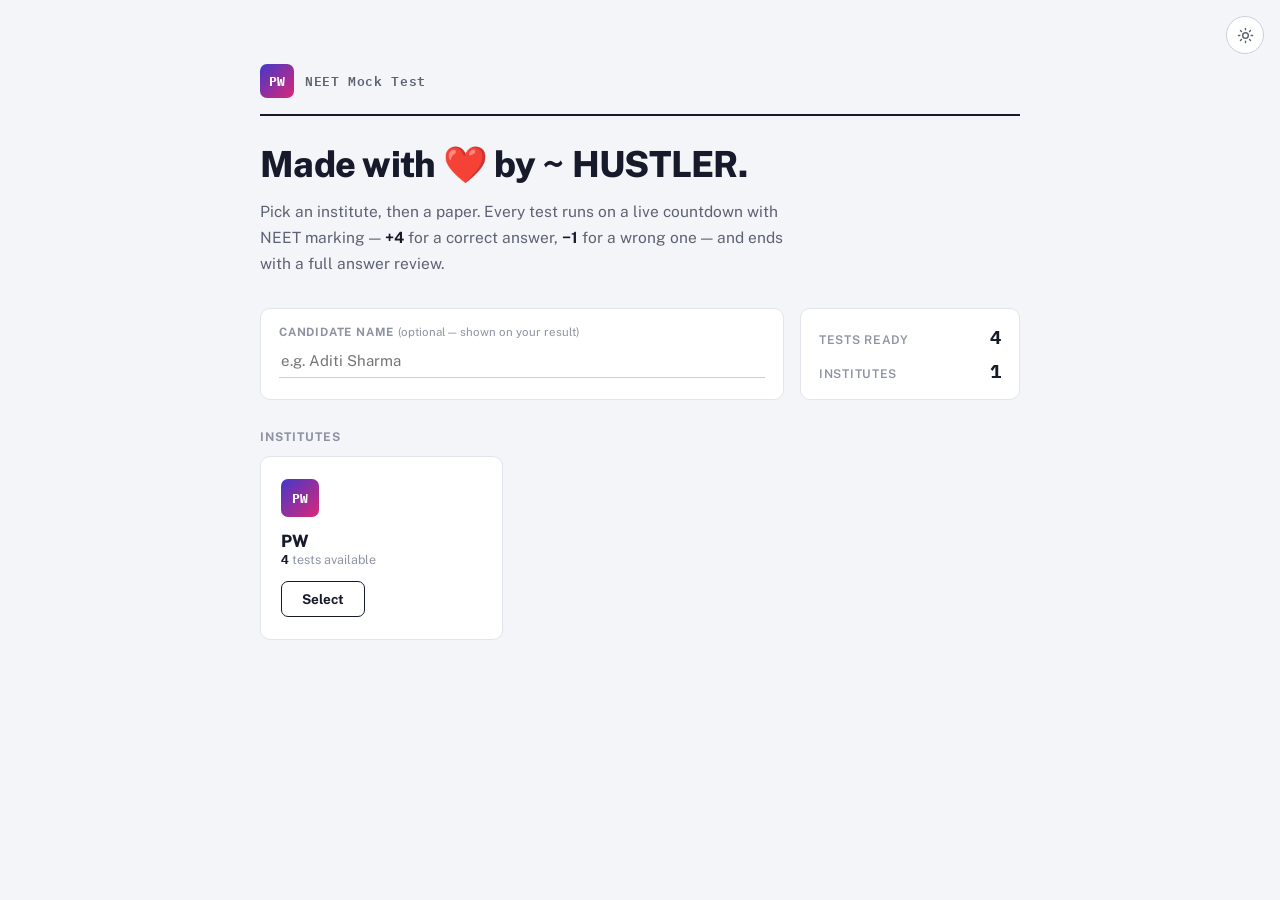
<file: index.html>
<!DOCTYPE html>
<html lang="en">
<head>
<meta charset="UTF-8">
<meta name="viewport" content="width=device-width, initial-scale=1.0">
<title>NEET Mock Test</title>
<link rel="preconnect" href="https://fonts.googleapis.com">
<link rel="preconnect" href="https://fonts.gstatic.com" crossorigin>
<link href="https://fonts.googleapis.com/css2?family=Public+Sans:wght@400;500;600;700;800&family=IBM+Plex+Mono:wght@500;600&display=swap" rel="stylesheet">
<link rel="stylesheet" href="style.css">
</head>
<body>
<button class="theme-toggle no-print" onclick="toggleTheme()" title="Toggle dark mode" aria-label="Toggle dark mode">
  <svg class="icon-sun" viewBox="0 0 24 24" fill="none" stroke="currentColor" stroke-width="2" stroke-linecap="round"><circle cx="12" cy="12" r="4"/><path d="M12 2v2M12 20v2M4.9 4.9l1.4 1.4M17.7 17.7l1.4 1.4M2 12h2M20 12h2M4.9 19.1l1.4-1.4M17.7 6.3l1.4-1.4"/></svg>
  <svg class="icon-moon" viewBox="0 0 24 24" fill="none" stroke="currentColor" stroke-width="2" stroke-linecap="round" stroke-linejoin="round"><path d="M21 12.8A9 9 0 1 1 11.2 3a7 7 0 0 0 9.8 9.8Z"/></svg>
</button>

<!-- ================= INSTITUTE PICKER (landing) ================= -->
<div id="screen-institutes" class="screen active">
  <div id="screen-upload" class="landing-shell">
  <div class="landing-card">

    <div class="masthead">
      <div class="masthead-brand">
        <span class="brand-badge masthead-badge">PW</span>
        <span class="masthead-word">NEET Mock Test</span>
      </div>
    </div>

    <h1 class="landing-title">Made with ❤️ by ~ HUSTLER.</h1>
    <p class="landing-sub">Pick an institute, then a paper. Every test runs on a live countdown with NEET marking &mdash; <b>+4</b> for a correct answer, <b>&minus;1</b> for a wrong one &mdash; and ends with a full answer review.</p>

    <div class="ticket-row">
      <div class="ticket-field candidate-field">
        <label for="candidateInput">Candidate name <span>(optional &mdash; shown on your result)</span></label>
        <input type="text" id="candidateInput" placeholder="e.g. Aditi Sharma">
      </div>
      <div class="ticket-field stat-field">
        <div class="stat-line">
          <span>Tests ready</span>
          <b class="mono"><span id="libCount">0</span></b>
        </div>
        <div class="stat-line">
          <span>Institutes</span>
          <b class="mono"><span id="libInstCount">0</span></b>
        </div>
        <span style="display:none;" id="libCountPlural">s</span>
        <span style="display:none;" id="libInstCountPlural">s</span>
      </div>
    </div>

    <div class="loading-state" id="loadingState">
      <span class="loading-spinner"></span>
      <span class="loading-text">Loading tests…</span>
    </div>
    <div class="load-error hidden" id="loadError"></div>

    <p class="section-label">Institutes</p>
    <div id="instituteGrid" class="institute-grid"></div>
  </div>
  </div>
</div>

<!-- ================= TEST PICKER (within one institute) ================= -->
<div id="screen-tests" class="screen" style="padding:48px 20px;">
  <div class="landing-card" style="max-width:760px;margin:0 auto;">
    <div class="back-row">
      <button class="back-btn" onclick="backToInstitutes()">&larr; All institutes</button>
    </div>
    <div class="selected-institute-heading">
      <span class="brand-badge" style="width:40px;height:40px;font-size:14px;">PW</span>
      <h1 id="selectedInstituteName">Institute</h1>
    </div>
    <p class="section-label">Available tests</p>
    <div id="libraryGroups"></div>
  </div>
</div>

<!-- ================= QUIZ SCREEN ================= -->
<div id="screen-quiz" class="screen">
  <div class="quiz-topbar">
    <div class="quiz-topbar-left">
      <span class="brand-badge">PW</span>
      <div style="min-width:0;">
        <div class="title" id="quizTitle">NEET Mock Test</div>
      </div>
    </div>
    <div class="timer-wrap">
      <span class="timer-label">Time left</span>
      <span class="timer-value mono" id="timerValue">--:--</span>
      <button class="sidebar-toggle" onclick="toggleSidebar()">&#9776;</button>
    </div>
  </div>
  <div class="quiz-body">
    <div class="quiz-main">
      <div class="q-meta">
        <div class="q-number" id="qNumber">Question 1 of 45</div>
        <div class="q-marks"><b>+4</b> correct &nbsp;&middot;&nbsp; <span class="neg">&minus;1</span> incorrect</div>
      </div>
      <img class="q-image" id="qImage" alt="Question figure">
      <p class="q-text" id="qText"></p>
      <div class="options" id="qOptions"></div>

      <div class="quiz-actions">
        <button class="qbtn ghost" id="prevBtn" onclick="goPrev()">Previous</button>
        <button class="qbtn" onclick="clearResponse()">Clear response</button>
        <button class="qbtn mark" onclick="markAndNext()">Mark for review &amp; next</button>
        <button class="qbtn primary" id="saveNextBtn" onclick="saveAndNext()">Save &amp; next</button>
      </div>
    </div>
    <div class="quiz-sidebar" id="quizSidebar">
      <div class="legend">
        <div class="legend-item"><span class="legend-dot" style="background:var(--correct-soft);border:1px solid var(--correct);"></span>Answered</div>
        <div class="legend-item"><span class="legend-dot" style="background:var(--incorrect-soft);border:1px solid var(--incorrect);"></span>Not answered</div>
        <div class="legend-item"><span class="legend-dot" style="background:var(--marked-soft);border:1px solid var(--marked);"></span>Marked</div>
        <div class="legend-item"><span class="legend-dot" style="background:var(--bg);border:1px solid var(--line);"></span>Not visited</div>
      </div>
      <div class="palette" id="palette"></div>
      <button class="submit-btn" onclick="confirmSubmit()">Submit test</button>
    </div>
  </div>
</div>

<!-- ================= RESULT SCREEN ================= -->
<div id="screen-result" class="screen">
  <div class="result-wrap">
    <div class="report-header">
      <div class="report-header-left">
        <span class="brand-badge">PW</span>
        <div>
          <div class="institute">PW</div>
          <div class="testname" id="reportTestName"></div>
        </div>
      </div>
      <div class="meta" id="reportMeta"></div>
    </div>
    <div class="result-hero">
      <div class="result-score">
        <div class="label">Your score</div>
        <div class="value" id="resScore">0<span id="resMax">/0</span></div>
      </div>
      <div class="result-breakdown">
        <div class="rb-item correct"><div class="n" id="resCorrect">0</div><div class="l">Correct</div></div>
        <div class="rb-item incorrect"><div class="n" id="resIncorrect">0</div><div class="l">Incorrect</div></div>
        <div class="rb-item skipped"><div class="n" id="resSkipped">0</div><div class="l">Unattempted</div></div>
      </div>
    </div>

    <div class="review-toggle">
      <h2>Answer review</h2>
      <div class="result-actions no-print">
        <button class="qbtn" onclick="location.reload()">New test</button>
        <button class="qbtn primary" onclick="window.print()">Download / print PDF</button>
      </div>
    </div>
    <p class="print-hint no-print">Tip: in the print dialog, choose "Save as PDF" as the destination to download it.</p>

    <div id="reviewList"></div>
  </div>
</div>

<script src="script.js"></script>
</body>
</html>
</file>
<file: style.css>
:root{
    --bg:#F4F5F8;
    --surface:#FFFFFF;
    --ink:#161A2B;
    --ink-soft:#5B6273;
    --ink-faint:#8D93A3;
    --line:#E3E5EC;
    --line-strong:#CBCFDB;
    --accent:#4338CA;
    --accent-2:#DB2777;
    --accent-soft:#ECEAFB;
    --correct:#1E8A56;
    --correct-soft:#E4F5EC;
    --incorrect:#C22A2A;
    --incorrect-soft:#FBEAEA;
    --marked:#946BE0;
    --marked-soft:#F1EBFC;
    --warn:#C77D02;
    --warn-soft:#FBF0DE;
    --shadow-sm:0 1px 2px rgba(22,26,43,0.06);
    --shadow-md:0 6px 20px -4px rgba(22,26,43,0.12);
    --shadow-lg:0 20px 45px -12px rgba(22,26,43,0.28);
  }
  [data-theme="dark"]{
    --bg:#0E1118;
    --surface:#171B26;
    --ink:#EEF0F5;
    --ink-soft:#A6ACBB;
    --ink-faint:#6E7486;
    --line:#282E3D;
    --line-strong:#3A415470;
    --accent:#8B80F5;
    --accent-2:#F472B6;
    --accent-soft:#231F3C;
    --correct:#4ADE80;
    --correct-soft:#12301F;
    --incorrect:#F87171;
    --incorrect-soft:#391714;
    --marked:#C4A9F7;
    --marked-soft:#271D3F;
    --warn:#F5C15A;
    --warn-soft:#3A2C08;
    --shadow-sm:0 1px 2px rgba(0,0,0,0.3);
    --shadow-md:0 6px 20px -4px rgba(0,0,0,0.45);
    --shadow-lg:0 20px 45px -12px rgba(0,0,0,0.6);
  }
  body{transition:background-color .15s ease, color .15s ease;}
  body{
    background-image:radial-gradient(circle at 12% 0%, color-mix(in srgb, var(--accent) 7%, transparent), transparent 45%),
                      radial-gradient(circle at 100% 12%, color-mix(in srgb, var(--accent-2) 6%, transparent), transparent 40%);
    background-attachment:fixed;
  }
  .brand-badge{
    display:inline-flex;
    align-items:center;
    justify-content:center;
    font-family:'IBM Plex Mono',monospace;
    font-weight:700;
    letter-spacing:0.02em;
    background:linear-gradient(135deg, var(--accent), var(--accent-2));
    color:#fff;
    border-radius:7px;
    flex:none;
  }
  .theme-toggle{
    position:fixed;
    top:16px;right:16px;
    z-index:50;
    width:38px;height:38px;
    border-radius:50%;
    border:1px solid var(--line-strong);
    background:var(--surface);
    display:flex;align-items:center;justify-content:center;
    color:var(--ink-soft);
  }
  .theme-toggle:hover{border-color:var(--ink);color:var(--ink);}
  .theme-toggle svg{width:17px;height:17px;}
  .theme-toggle .icon-moon{display:none;}
  [data-theme="dark"] .theme-toggle .icon-sun{display:none;}
  [data-theme="dark"] .theme-toggle .icon-moon{display:block;}
  *{box-sizing:border-box;}
  html,body{height:100%;}
  body{
    margin:0;
    background:var(--bg);
    color:var(--ink);
    font-family:'Public Sans',-apple-system,BlinkMacSystemFont,sans-serif;
    -webkit-font-smoothing:antialiased;
  }
  .mono{font-family:'IBM Plex Mono',monospace;}
  button{font-family:inherit;cursor:pointer;}
  ::selection{background:var(--accent-soft);}

  /* ---------- Screen switching ---------- */
  .screen{display:none;min-height:100vh;}
  .screen.active{display:block;}

  /* ================= LANDING ================= */
  #screen-upload.landing-shell{
    display:flex;
    align-items:flex-start;
    justify-content:center;
    padding:64px 20px 56px;
  }
  .landing-card{
    max-width:760px;
    width:100%;
  }

  /* -- masthead: letterhead-style brand row, like the header band on a
        real admit card / exam paper -- */
  .masthead{
    display:flex;
    align-items:center;
    padding-bottom:16px;
    margin-bottom:28px;
    border-bottom:2px solid var(--ink);
  }
  .masthead-brand{display:flex;align-items:center;gap:11px;}
  .masthead-badge{width:34px;height:34px;font-size:13px;box-shadow:none;}
  .masthead-word{
    font-family:'IBM Plex Mono',monospace;
    font-size:12.5px;
    font-weight:600;
    letter-spacing:0.05em;
    color:var(--ink-soft);
  }

  h1.landing-title{
    font-size:36px;
    font-weight:800;
    margin:0 0 14px;
    letter-spacing:-0.02em;
    line-height:1.15;
    max-width:600px;
  }
  .landing-sub{
    color:var(--ink-soft);
    font-size:15.5px;
    line-height:1.65;
    margin:0 0 32px;
    max-width:540px;
  }
  .landing-sub b{color:var(--ink);font-weight:700;}

  /* -- ticket row: candidate field + stat block side by side, echoing
        the two-box layout of a real hall ticket -- */
  .ticket-row{
    display:flex;
    align-items:stretch;
    gap:16px;
    flex-wrap:wrap;
    margin-bottom:30px;
  }
  .ticket-field{
    background:var(--surface);
    border:1px solid var(--line);
    border-radius:10px;
    padding:16px 18px;
  }
  .candidate-field{flex:1 1 280px;}
  .stat-field{flex:0 1 220px;display:flex;flex-direction:column;justify-content:center;gap:10px;}

  .candidate-field label{
    display:block;
    font-size:11.5px;
    font-weight:700;
    text-transform:uppercase;
    letter-spacing:0.07em;
    color:var(--ink-faint);
    margin-bottom:9px;
  }
  .candidate-field label span{text-transform:none;letter-spacing:0;color:var(--ink-faint);font-weight:400;}
  .candidate-field input{
    width:100%;
    font-family:inherit;
    font-size:15px;
    color:var(--ink);
    background:transparent;
    border:none;
    border-bottom:1.5px solid var(--line-strong);
    padding:4px 2px 8px;
  }
  .candidate-field input:focus{outline:none;border-bottom-color:var(--accent);}

  .stat-line{
    display:flex;
    align-items:baseline;
    justify-content:space-between;
    gap:12px;
    font-size:12px;
    font-weight:600;
    text-transform:uppercase;
    letter-spacing:0.06em;
    color:var(--ink-faint);
  }
  .stat-line b{
    font-size:19px;
    font-weight:700;
    letter-spacing:0;
    text-transform:none;
    color:var(--ink);
  }

  .section-label{
    font-size:12px;
    font-weight:700;
    text-transform:uppercase;
    letter-spacing:0.08em;
    color:var(--ink-faint);
    margin:0 0 12px;
  }

  .folder-box{
    background:var(--surface);
    border:1.5px dashed var(--line-strong);
    border-radius:12px;
    padding:20px 22px;
    margin-bottom:28px;
    display:flex;
    align-items:center;
    justify-content:space-between;
    gap:18px;
    flex-wrap:wrap;
  }
  .folder-box-text{font-size:13px;color:var(--ink-soft);line-height:1.55;max-width:420px;}
  .folder-box-text b{color:var(--ink);}
  .folder-box-text code{
    font-family:'IBM Plex Mono',monospace;
    background:var(--bg);
    border:1px solid var(--line);
    padding:1px 6px;
    border-radius:4px;
    font-size:11.5px;
  }
  #folderStatus{font-size:12.5px;line-height:1.5;}
  #folderStatus.ok{color:var(--correct);}
  #folderStatus.err{color:var(--incorrect);}
  .folder-btn{
    flex:none;
    background:var(--surface);
    color:var(--ink);
    border:1.5px solid var(--ink);
    padding:12px 22px;
    border-radius:8px;
    font-size:14px;
    font-weight:700;
    transition:background .15s ease, color .15s ease;
  }
  .folder-btn:hover{background:var(--ink);color:#fff;}
  .folder-btn:disabled{opacity:0.5;cursor:not-allowed;}

  .institute-group{margin-bottom:32px;}
  .institute-heading{
    font-size:19px;
    font-weight:800;
    letter-spacing:-0.01em;
    margin:0 0 14px;
    display:flex;
    align-items:center;
    gap:10px;
    padding-bottom:10px;
    border-bottom:2px solid var(--line);
  }
  .institute-count{
    font-family:'IBM Plex Mono',monospace;
    font-size:11px;
    font-weight:600;
    color:var(--ink-faint);
    background:var(--bg);
    border:1px solid var(--line);
    padding:2px 9px;
    border-radius:20px;
  }
  .series-group{margin:0 0 20px;}
  .series-group:last-child{margin-bottom:0;}
  .series-heading{
    font-size:12px;
    font-weight:700;
    text-transform:uppercase;
    letter-spacing:0.06em;
    color:var(--accent);
    margin:0 0 10px;
  }

  .test-grid{
    display:grid;
    grid-template-columns:1fr;
    gap:14px;
  }
  .test-card{
    position:relative;
    background:var(--surface);
    border:1px solid var(--line);
    border-radius:12px;
    padding:22px 24px 22px 28px;
    display:flex;
    align-items:center;
    justify-content:space-between;
    gap:16px;
    flex-wrap:wrap;
    box-shadow:var(--shadow-sm);
    transition:box-shadow .18s ease, transform .18s ease, border-color .18s ease;
  }
  .test-card::before{
    content:'';
    position:absolute;
    left:0;top:12px;bottom:12px;
    width:4px;
    border-radius:4px;
    background:linear-gradient(180deg, var(--accent), var(--accent-2));
  }
  .test-card:hover{box-shadow:var(--shadow-md);transform:translateY(-2px);border-color:var(--line-strong);}
  .test-card-info{min-width:220px;}
  .test-card-title{font-size:17px;font-weight:700;margin:0 0 3px;letter-spacing:-0.01em;}
  .test-card-subtitle{font-size:13px;color:var(--accent);font-weight:600;margin:0 0 12px;}
  .test-card-meta{
    display:flex;
    gap:16px;
    flex-wrap:wrap;
    font-size:12px;
    color:var(--ink-faint);
  }
  .test-card-meta span{display:flex;align-items:center;gap:5px;}
  .test-card-meta span b{color:var(--ink);font-weight:700;font-family:'IBM Plex Mono',monospace;}
  .start-btn{
    flex:none;
    background:linear-gradient(135deg, var(--accent), var(--accent-2));
    color:#fff;
    border:none;
    padding:13px 28px;
    border-radius:8px;
    font-size:14.5px;
    font-weight:700;
    letter-spacing:0.01em;
    box-shadow:var(--shadow-sm);
    transition:box-shadow .15s ease, transform .15s ease, filter .15s ease;
  }
  .start-btn:disabled{background:var(--line-strong);color:var(--ink-faint);cursor:not-allowed;box-shadow:none;}
  .start-btn:not(:disabled):hover{filter:brightness(1.08);box-shadow:var(--shadow-md);transform:translateY(-1px);}
  .test-card-actions{
    display:flex;
    align-items:center;
    gap:10px;
    flex:none;
    flex-wrap:wrap;
  }
  .pdf-btn{
    flex:none;
    display:inline-flex;
    align-items:center;
    justify-content:center;
    background:transparent;
    color:var(--accent);
    border:1.5px solid var(--accent);
    padding:11.5px 22px;
    border-radius:8px;
    font-size:14.5px;
    font-weight:700;
    letter-spacing:0.01em;
    text-decoration:none;
    transition:background .15s ease, color .15s ease, transform .15s ease;
  }
  .pdf-btn:hover{background:var(--accent);color:#fff;transform:translateY(-1px);}
  .test-empty{
    background:var(--surface);
    border:1px dashed var(--line-strong);
    border-radius:12px;
    padding:28px 22px;
    text-align:center;
    color:var(--ink-faint);
    font-size:14px;
  }

  /* ================= QUIZ ================= */
  #screen-quiz{display:none;flex-direction:column;height:100vh;}
  #screen-quiz.active{display:flex;}

  .quiz-topbar{
    flex:none;
    display:flex;
    align-items:center;
    justify-content:space-between;
    background:#161A2B;
    color:#fff;
    padding:12px 22px;
    gap:14px;
    box-shadow:var(--shadow-sm);
  }
  .quiz-topbar-left{display:flex;align-items:center;gap:12px;min-width:0;}
  .quiz-topbar .brand-badge{width:32px;height:32px;font-size:12px;flex:none;}
  .quiz-topbar .title{font-size:14px;font-weight:700;white-space:nowrap;overflow:hidden;text-overflow:ellipsis;}
  .quiz-topbar .subtitle{font-size:11.5px;color:#9DA8B5;margin-top:1px;}
  .timer-wrap{
    display:flex;align-items:center;gap:10px;
    font-family:'IBM Plex Mono',monospace;
  }
  .timer-label{font-size:11px;color:#B8C0C9;text-transform:none;}
  .timer-value{
    font-size:20px;font-weight:600;letter-spacing:0.02em;
    padding:4px 10px;border-radius:3px;
    background:rgba(255,255,255,0.08);
  }
  .timer-value.warn{background:var(--warn);color:#1A1200;}

  .quiz-body{
    flex:1;
    display:flex;
    overflow:hidden;
  }
  .quiz-main{
    flex:1;
    overflow-y:auto;
    padding:28px 32px 100px;
  }
  .q-meta{
    display:flex;
    justify-content:space-between;
    align-items:baseline;
    margin-bottom:18px;
  }
  .q-number{font-size:13px;color:var(--ink-soft);font-weight:600;}
  .q-marks{font-size:12px;color:var(--ink-faint);}
  .q-marks b{color:var(--correct);}
  .q-marks .neg{color:var(--incorrect);}
  .q-text{
    font-size:17.5px;
    line-height:1.6;
    font-weight:500;
    margin:0 0 26px;
    max-width:700px;
    white-space:pre-line;
  }
  .q-image{
    display:none;
    max-width:320px;
    max-height:320px;
    margin:0 0 20px;
    padding:10px;
    background:#fff;
    border:1px solid var(--line);
    border-radius:4px;
  }
  .q-image.show{display:block;}
  .options{max-width:640px;}
  .option{
    display:flex;
    align-items:flex-start;
    gap:12px;
    padding:14px 16px;
    border:1px solid var(--line);
    border-radius:8px;
    margin-bottom:10px;
    background:var(--surface);
    box-shadow:var(--shadow-sm);
    transition:border-color .12s ease, background .12s ease, transform .12s ease;
  }
  .option:hover{border-color:var(--accent);transform:translateX(2px);}
  .option.selected{border-color:var(--accent);background:var(--accent-soft);}
  .option input{margin-top:3px;accent-color:var(--accent);width:16px;height:16px;flex:none;}
  .option label{font-size:14.5px;line-height:1.55;cursor:pointer;}
  .option .opt-letter{
    font-family:'IBM Plex Mono',monospace;
    font-weight:700;font-size:12.5px;color:var(--ink-faint);
    flex:none;width:16px;
  }

  .quiz-actions{
    max-width:640px;
    display:flex;
    gap:10px;
    margin-top:24px;
    flex-wrap:wrap;
  }
  .qbtn{
    border:1px solid var(--line-strong);
    background:var(--surface);
    padding:10px 16px;
    border-radius:7px;
    font-size:13px;
    font-weight:600;
    color:var(--ink);
    transition:border-color .12s ease, background .12s ease, transform .12s ease;
  }
  .qbtn:hover{border-color:var(--ink);transform:translateY(-1px);}
  .qbtn.primary{background:linear-gradient(135deg, var(--accent), var(--accent-2));color:#fff;border-color:transparent;}
  .qbtn.primary:hover{filter:brightness(1.08);}
  .qbtn.ghost{color:var(--ink-soft);}
  .qbtn.mark{color:var(--marked);border-color:var(--marked-soft);background:var(--marked-soft);}

  .quiz-sidebar{
    width:280px;
    flex:none;
    background:var(--surface);
    border-left:1px solid var(--line);
    overflow-y:auto;
    padding:20px;
  }
  .legend{
    display:grid;
    grid-template-columns:1fr 1fr;
    gap:8px;
    margin-bottom:18px;
    font-size:11.5px;
    color:var(--ink-soft);
  }
  .legend-item{display:flex;align-items:center;gap:6px;}
  .legend-dot{width:10px;height:10px;border-radius:3px;flex:none;}
  .palette{
    display:grid;
    grid-template-columns:repeat(5,1fr);
    gap:8px;
    margin-bottom:20px;
  }
  .pnum{
    aspect-ratio:1;
    display:flex;align-items:center;justify-content:center;
    font-family:'IBM Plex Mono',monospace;
    font-size:12.5px;font-weight:600;
    border-radius:6px;
    border:1px solid var(--line);
    background:var(--bg);
    color:var(--ink-soft);
    transition:transform .1s ease;
  }
  .pnum:hover{transform:scale(1.08);}
  .pnum.current{outline:2px solid var(--accent);outline-offset:1px;}
  .pnum.not-answered{background:var(--incorrect-soft);border-color:var(--incorrect);color:var(--incorrect);}
  .pnum.answered{background:var(--correct-soft);border-color:var(--correct);color:var(--correct);}
  .pnum.marked{background:var(--marked-soft);border-color:var(--marked);color:var(--marked);}
  .pnum.answered-marked{background:var(--marked-soft);border-color:var(--marked);color:var(--marked);position:relative;}
  .pnum.not-visited{background:var(--bg);color:var(--ink-faint);}

  .submit-btn{
    width:100%;
    background:linear-gradient(135deg, var(--incorrect), #8F211B);
    color:#fff;
    border:none;
    padding:13px;
    border-radius:8px;
    font-size:13.5px;
    font-weight:700;
    transition:filter .15s ease;
  }
  .submit-btn:hover{filter:brightness(1.08);}

  /* ================= RESULT ================= */
  #screen-result{padding:40px 20px 80px;}
  .result-wrap{max-width:780px;margin:0 auto;}
  .result-title{font-size:13px;font-weight:600;color:var(--ink-soft);margin-bottom:8px;}
  .report-header{
    display:flex;
    justify-content:space-between;
    align-items:center;
    flex-wrap:wrap;
    gap:14px;
    margin-bottom:20px;
    padding-bottom:18px;
    border-bottom:1px solid var(--line);
  }
  .report-header-left{display:flex;align-items:center;gap:12px;}
  .report-header .brand-badge{width:38px;height:38px;font-size:13px;}
  .report-header .institute{font-size:19px;font-weight:800;letter-spacing:-0.01em;}
  .report-header .testname{font-size:13.5px;color:var(--ink-soft);margin-top:2px;}
  .report-header .meta{font-size:12.5px;color:var(--ink-faint);text-align:right;line-height:1.6;}
  .report-header .meta b{color:var(--ink-soft);}
  .result-hero{
    background:linear-gradient(135deg, #161A2B, #262C46);
    color:#fff;
    border-radius:14px;
    padding:34px 30px;
    display:flex;
    justify-content:space-between;
    align-items:center;
    flex-wrap:wrap;
    gap:20px;
    margin-bottom:26px;
    box-shadow:var(--shadow-lg);
  }
  .result-score .label{font-size:13px;color:#B8C0C9;margin-bottom:6px;}
  .result-score .value{font-family:'IBM Plex Mono',monospace;font-size:46px;font-weight:600;line-height:1;}
  .result-score .value span{font-size:20px;color:#8A93A0;}
  .result-breakdown{
    display:flex;
    gap:22px;
  }
  .rb-item{text-align:right;}
  .rb-item .n{font-family:'IBM Plex Mono',monospace;font-size:22px;font-weight:600;}
  .rb-item .l{font-size:11.5px;color:#B8C0C9;margin-top:2px;}
  .rb-item.correct .n{color:#5FD08F;}
  .rb-item.incorrect .n{color:#F08A82;}
  .rb-item.skipped .n{color:#B8C0C9;}

  .review-toggle{
    display:flex;justify-content:space-between;align-items:center;
    margin-bottom:14px;
  }
  .review-toggle h2{font-size:16px;margin:0;}
  .result-actions{display:flex;gap:10px;}

  .review-item{
    background:var(--surface);
    border:1px solid var(--line);
    border-radius:10px;
    padding:18px 20px;
    margin-bottom:12px;
    box-shadow:var(--shadow-sm);
  }
  .review-item .rh{
    display:flex;justify-content:space-between;align-items:baseline;
    margin-bottom:8px;
  }
  .review-item .rh .rn{font-size:12.5px;font-weight:700;color:var(--ink-soft);}
  .review-item .rtag{
    font-size:11px;font-weight:700;padding:3px 8px;border-radius:5px;
  }
  .rtag.correct{background:var(--correct-soft);color:var(--correct);}
  .rtag.incorrect{background:var(--incorrect-soft);color:var(--incorrect);}
  .rtag.skipped{background:var(--bg);color:var(--ink-faint);}
  .rtag.marked-badge{background:var(--marked-soft);color:var(--marked);}
  .review-item .rq{font-size:14.5px;line-height:1.55;margin:0 0 12px;font-weight:500;white-space:pre-line;}
  .review-opts{display:flex;flex-direction:column;gap:6px;}
  .review-opt{
    font-size:13px;line-height:1.5;
    padding:8px 12px;border-radius:6px;
    border:1px solid var(--line);
    color:var(--ink-soft);
  }
  .review-opt.is-correct{border-color:var(--correct);background:var(--correct-soft);color:var(--correct);font-weight:600;}
  .review-opt.is-wrong{border-color:var(--incorrect);background:var(--incorrect-soft);color:var(--incorrect);font-weight:600;}

  @media (max-width: 520px){
    h1.landing-title{font-size:27px;}
    .ticket-row{flex-direction:column;}
    .candidate-field,.stat-field{flex:none;}
    .stat-field{flex-direction:row;justify-content:space-between;}
    .masthead-word{display:none;}
  }
  @media (max-width: 860px){
    .quiz-sidebar{
      position:fixed;right:0;top:49px;bottom:0;
      transform:translateX(100%);
      transition:transform .2s ease;
      z-index:20;
      box-shadow:-4px 0 16px rgba(0,0,0,0.12);
    }
    .quiz-sidebar.open{transform:translateX(0);}
    .sidebar-toggle{display:inline-flex !important;}
    .quiz-main{padding:20px 16px 100px;}
  }
  .sidebar-toggle{
    display:none;
    align-items:center;justify-content:center;
    background:rgba(255,255,255,0.1);
    border:none;color:#fff;
    width:34px;height:34px;border-radius:3px;
    font-size:13px;font-family:'IBM Plex Mono',monospace;
  }

  /* ================= PRINT / PDF EXPORT ================= */
  .print-hint{font-size:12px;color:var(--ink-faint);margin-top:8px;}
  @media print{
    @page{ margin:16mm; }
    .no-print, .theme-toggle, #screen-institutes, #screen-tests, #screen-quiz{ display:none !important; }
    body, #screen-result{ background:#fff !important; }
    :root, [data-theme="dark"]{
      --bg:#fff; --surface:#fff; --ink:#111;
      --ink-soft:#444; --ink-faint:#666;
      --line:#ccc; --line-strong:#999;
    }
    .result-hero{
      background:#fff !important; color:#111 !important;
      border:1.5px solid #161A2B;
      box-shadow:none !important;
    }
    .result-score .label, .rb-item .l{color:#555 !important;}
    .rb-item.correct .n{color:#1E7B4D !important;}
    .rb-item.incorrect .n{color:#B3261E !important;}
    .rb-item.skipped .n{color:#555 !important;}
    .review-item{break-inside:avoid;}
    #screen-result{padding:0;}
  }

  /* ================= AUTO-LOAD / INSTITUTE PICKER (added) ================= */
  .loading-state{
    display:flex;
    align-items:center;
    gap:12px;
    padding:22px 24px;
    background:var(--surface);
    border:1px solid var(--line);
    border-radius:12px;
    margin-bottom:24px;
    color:var(--ink-soft);
    font-size:14px;
  }
  .loading-spinner{
    width:18px;height:18px;
    flex:none;
    border-radius:50%;
    border:2.5px solid var(--line-strong);
    border-top-color:var(--accent);
    animation:spin .7s linear infinite;
  }
  @keyframes spin{to{transform:rotate(360deg);}}
  .loading-state.hidden{display:none;}

  .load-error{
    background:var(--warn-soft);
    border:1px solid var(--warn);
    color:var(--warn);
    border-radius:10px;
    padding:14px 16px;
    font-size:13px;
    line-height:1.5;
    margin-bottom:24px;
  }
  .load-error.hidden{display:none;}

  .institute-grid{
    display:grid;
    grid-template-columns:repeat(auto-fill, minmax(220px, 1fr));
    gap:16px;
  }
  .institute-card{
    position:relative;
    background:var(--surface);
    border:1px solid var(--line);
    border-radius:10px;
    padding:22px 20px;
    transition:border-color .15s ease, transform .15s ease;
    text-align:left;
    display:flex;
    flex-direction:column;
    gap:14px;
    width:100%;
    overflow:hidden;
  }
  .institute-card::before{
    content:'';
    position:absolute;
    left:0;top:0;bottom:0;
    width:3px;
    background:var(--accent);
    opacity:0;
    transition:opacity .15s ease;
  }
  .institute-card:hover{border-color:var(--ink-faint);transform:translateY(-1px);}
  .institute-card:hover::before{opacity:1;}
  .institute-card .brand-badge{width:38px;height:38px;font-size:13px;box-shadow:none;}
  .institute-card-name{font-size:17px;font-weight:800;letter-spacing:-0.01em;margin:0;}
  .institute-card-count{font-size:12.5px;color:var(--ink-faint);}
  .institute-card-count b{color:var(--ink);font-family:'IBM Plex Mono',monospace;}
  .institute-select-btn{
    align-self:flex-start;
    background:transparent;
    color:var(--ink);
    border:1.5px solid var(--ink);
    padding:9px 20px;
    border-radius:7px;
    font-size:13.5px;
    font-weight:700;
    transition:background .15s ease, color .15s ease;
  }
  .institute-select-btn:hover{background:var(--ink);color:var(--surface);}

  .back-row{
    margin-bottom:18px;
  }
  .back-btn{
    display:inline-flex;
    align-items:center;
    gap:6px;
    background:none;
    border:none;
    color:var(--ink-soft);
    font-size:13.5px;
    font-weight:600;
    padding:6px 2px;
  }
  .back-btn:hover{color:var(--accent);}

  .selected-institute-heading{
    display:flex;
    align-items:center;
    gap:12px;
    margin-bottom:24px;
  }
  .selected-institute-heading h1{
    font-size:26px;
    font-weight:800;
    letter-spacing:-0.02em;
    margin:0;
  }
</file>
